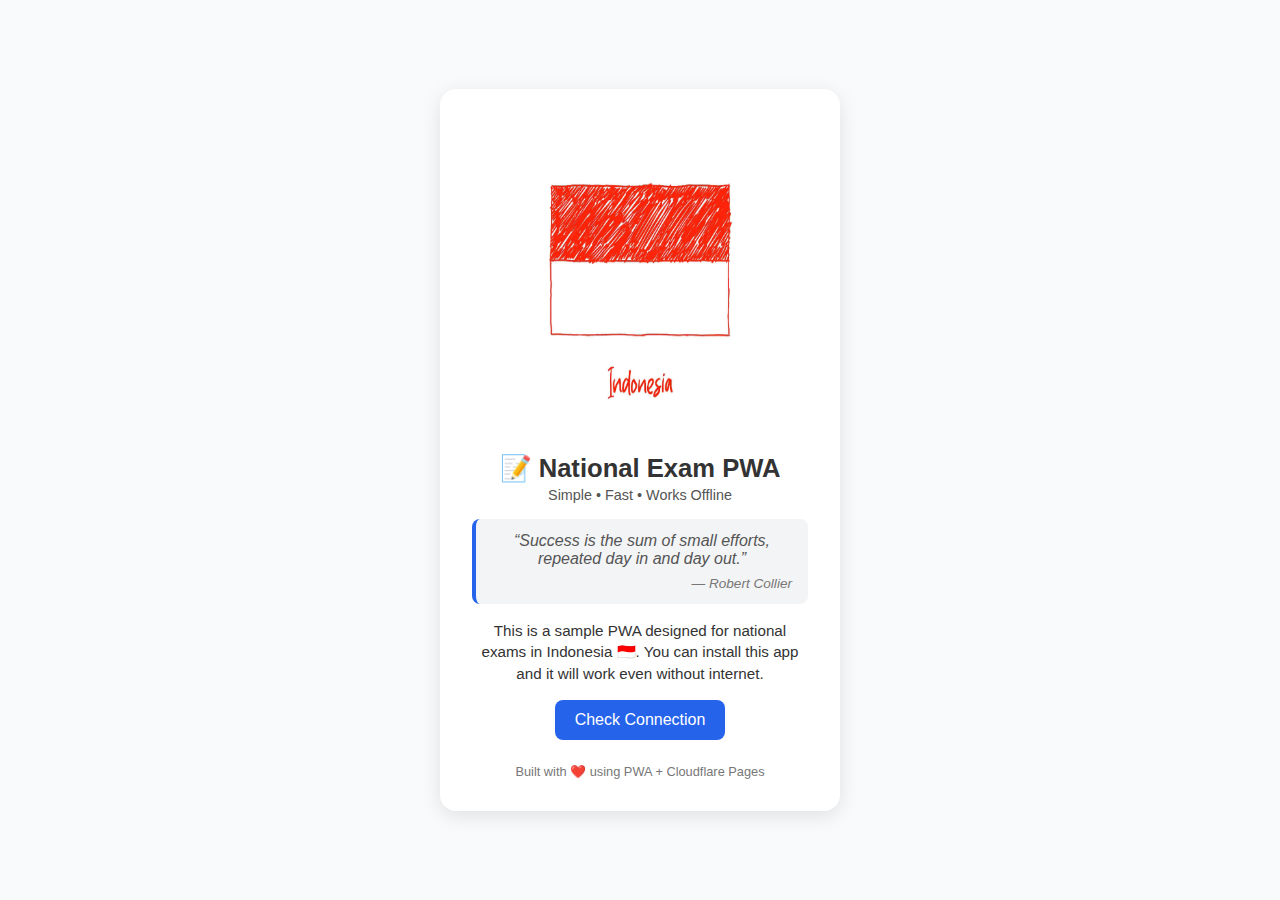
<file: index.html>
<!DOCTYPE html>
<html lang="en">
<head>
  <meta charset="UTF-8" />
  <meta name="viewport" content="width=device-width, initial-scale=1.0"/>
  <title>PWA Exam App</title>

  <link rel="manifest" href="manifest.json" />
  <meta name="theme-color" content="#2563eb"/>
  <link rel="icon" type="image/png" sizes="192x192" href="assets/icon-192.png">
  
  <link rel="stylesheet" href="style.css">
  <script defer src="script.js"></script>
</head>
<body>
  <main class="container">
    <header>
      <img src="assets/icon-192.png" alt="App Logo" class="logo">
      <h1>📝 National Exam PWA</h1>
      <p class="subtitle">Simple • Fast • Works Offline</p>
    </header>
    <!-- ✨ Quote Section -->
    <blockquote class="quote">
    <p id="quoteText">“Education is the passport to the future, for tomorrow belongs to those who prepare for it today.”</p>
    <footer>— Malcolm X</footer>
    </blockquote>
    <section>
      <p>This is a sample PWA designed for national exams in Indonesia 🇮🇩. You can install this app and it will work even without internet.</p>
      <button id="pingBtn" class="btn-primary">Check Connection</button>
      <p id="status" class="status"></p>
    </section>

    <footer>
      <p>Built with ❤️ using PWA + Cloudflare Pages</p>
    </footer>
  </main>
</body>
</html>
</file>
<file: style.css>
:root {
  --primary: #2563eb;
  --primary-dark: #1e40af;
  --text-color: #333;
  --bg-color: #f9fafb;
}

* {
  box-sizing: border-box;
  margin: 0;
  padding: 0;
}

body {
  font-family: 'Segoe UI', Tahoma, Geneva, Verdana, sans-serif;
  background-color: var(--bg-color);
  color: var(--text-color);
  display: flex;
  justify-content: center;
  align-items: center;
  min-height: 100vh;
}

.container {
  max-width: 400px;
  text-align: center;
  background: white;
  padding: 2rem;
  border-radius: 1rem;
  box-shadow: 0 5px 20px rgba(0,0,0,0.1);
}

.logo {
  width: 312px;   /* increased from 80px */
  height: 312px;
  margin-bottom: 1rem;
}

h1 {
  font-size: 1.6rem;
  margin-bottom: 0.3rem;
}

.subtitle {
  font-size: 0.9rem;
  color: #555;
  margin-bottom: 1rem;
}

section p {
  margin-bottom: 1rem;
  font-size: 0.95rem;
  line-height: 1.4;
}

.btn-primary {
  background-color: var(--primary);
  color: white;
  border: none;
  padding: 0.7rem 1.2rem;
  border-radius: 0.5rem;
  cursor: pointer;
  font-size: 1rem;
  transition: background 0.2s;
}

.btn-primary:hover {
  background-color: var(--primary-dark);
}

.status {
  margin-top: 0.8rem;
  font-weight: bold;
}

footer {
  margin-top: 1.5rem;
  font-size: 0.8rem;
  color: #777;
}

.quote {
  margin: 1rem 0;
  font-style: italic;
  color: #555;
  background: #f3f4f6;
  padding: 0.8rem 1rem;
  border-left: 4px solid var(--primary);
  border-radius: 0.5rem;
}

.quote footer {
  margin-top: 0.5rem;
  font-size: 0.85rem;
  color: #777;
  text-align: right;
}
</file>
